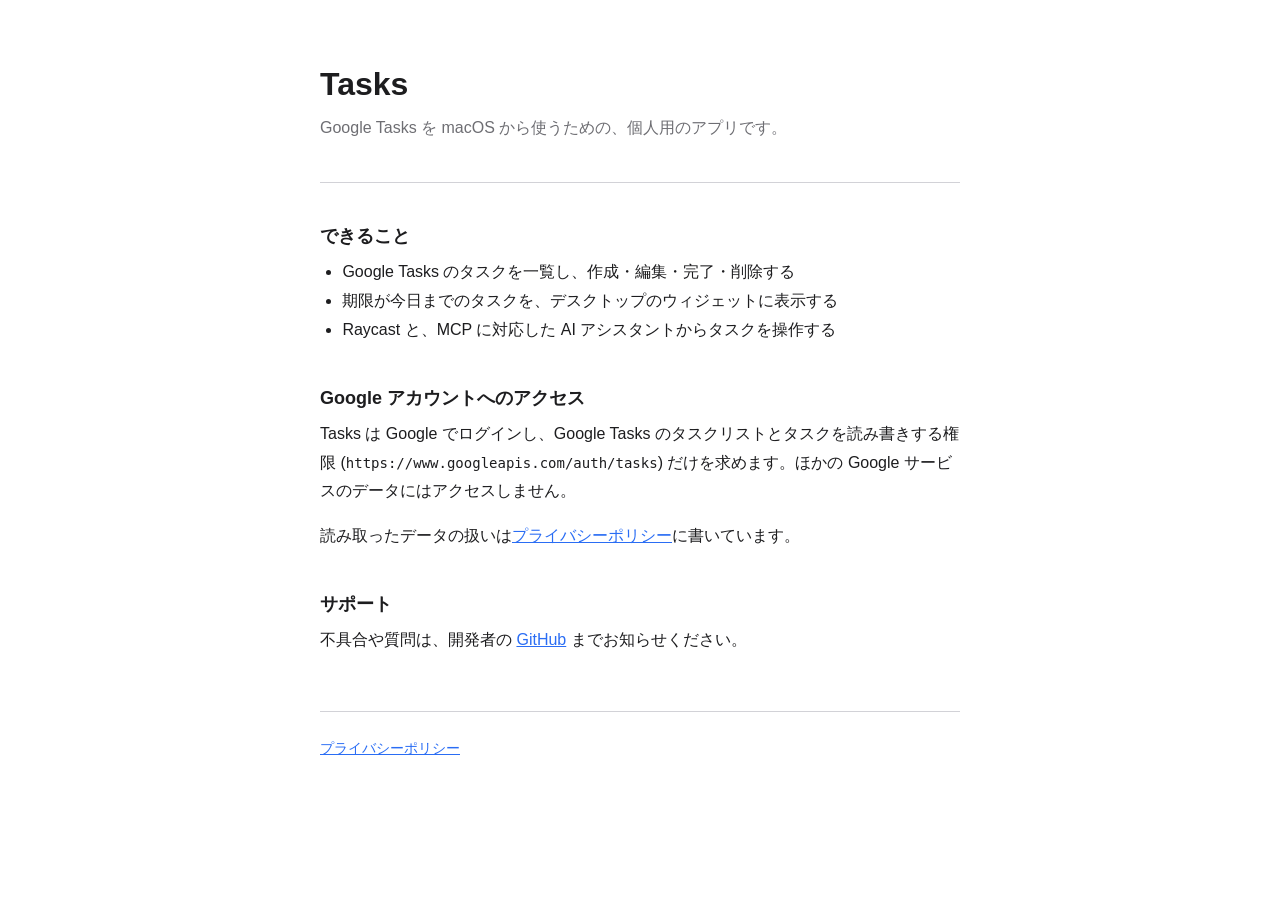
<file: tasks/index.html>
<!doctype html>
<html lang="ja">
<head>
<meta charset="utf-8">
<meta name="viewport" content="width=device-width, initial-scale=1">
<title>Tasks</title>
<link rel="stylesheet" href="style.css">
</head>
<body>
<main>
<header>
<h1>Tasks</h1>
<p class="lead">Google Tasks を macOS から使うための、個人用のアプリです。</p>
</header>

<h2>できること</h2>
<ul>
<li>Google Tasks のタスクを一覧し、作成・編集・完了・削除する</li>
<li>期限が今日までのタスクを、デスクトップのウィジェットに表示する</li>
<li>Raycast と、MCP に対応した AI アシスタントからタスクを操作する</li>
</ul>

<h2>Google アカウントへのアクセス</h2>
<p>Tasks は Google でログインし、Google Tasks のタスクリストとタスクを読み書きする権限 (<code>https://www.googleapis.com/auth/tasks</code>) だけを求めます。ほかの Google サービスのデータにはアクセスしません。</p>
<p>読み取ったデータの扱いは<a href="privacy.html">プライバシーポリシー</a>に書いています。</p>

<h2>サポート</h2>
<p>不具合や質問は、開発者の <a href="https://github.com/yusaka39">GitHub</a> までお知らせください。</p>

<footer>
<p><a href="privacy.html">プライバシーポリシー</a></p>
</footer>
</main>
</body>
</html>
</file>
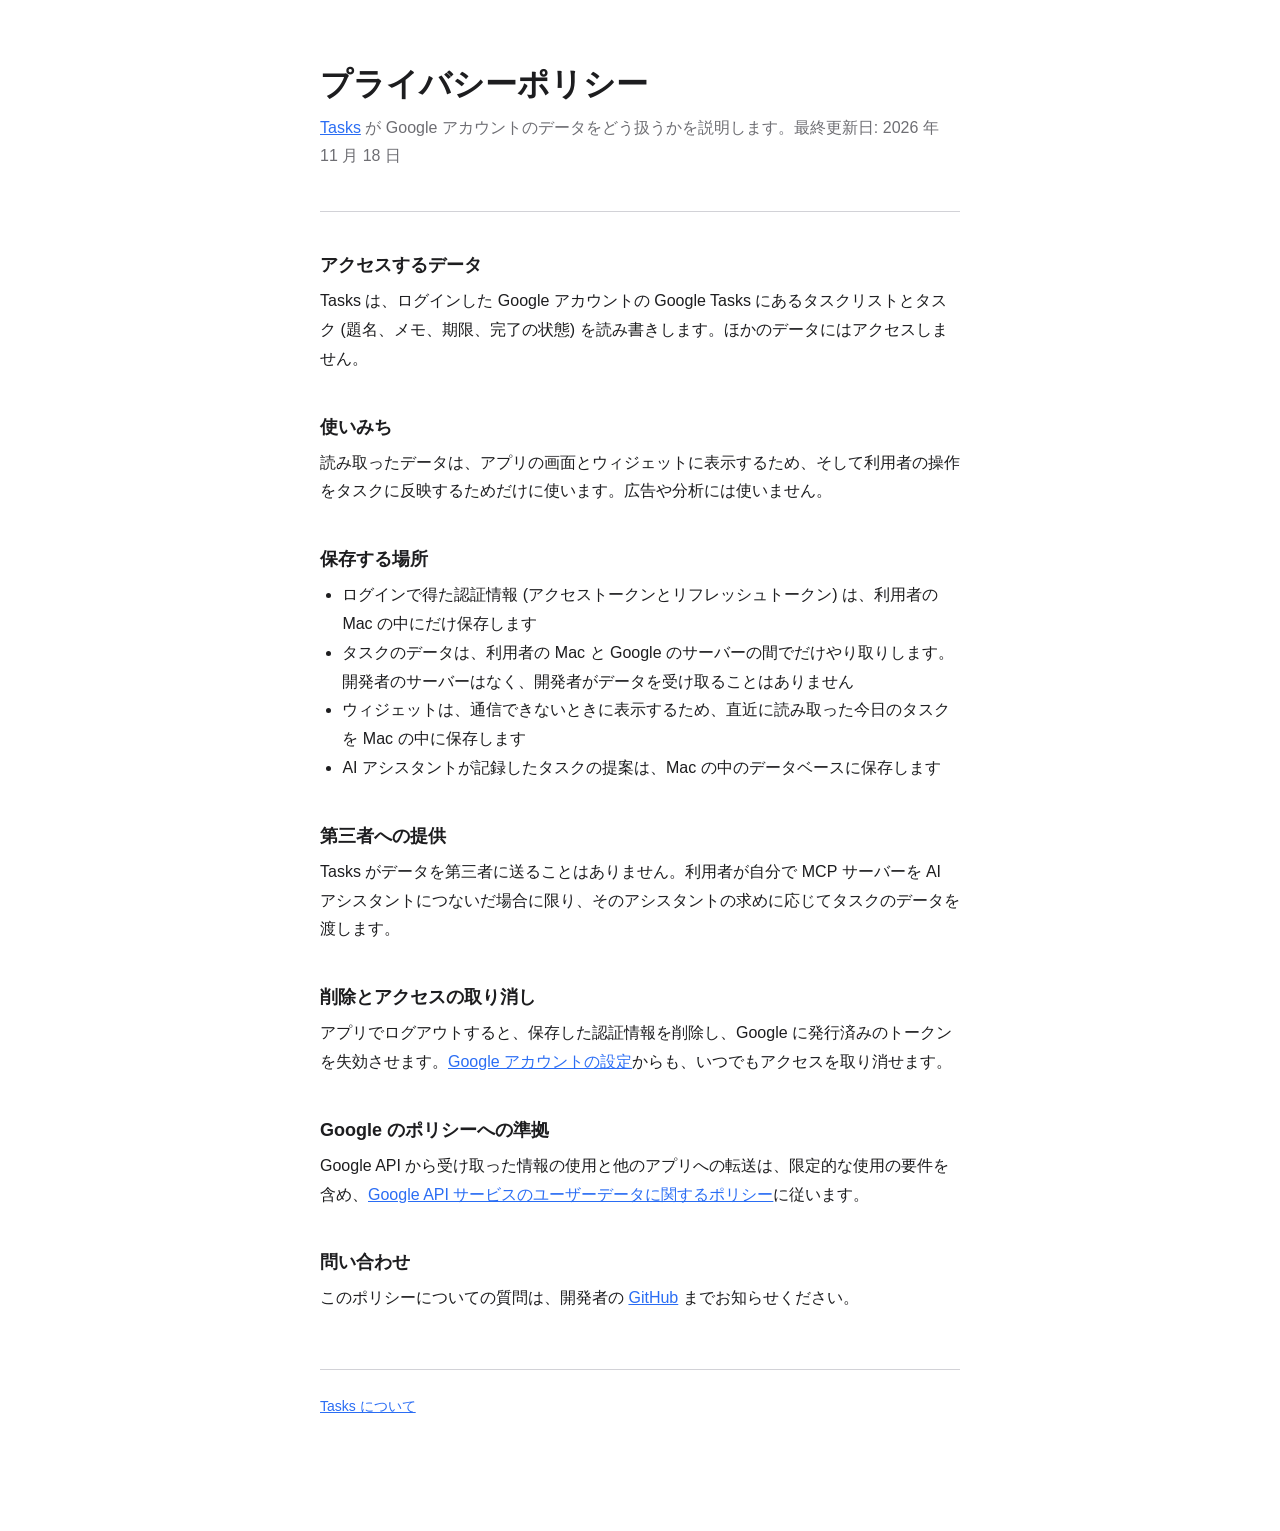
<file: tasks/privacy.html>
<!doctype html>
<html lang="ja">
<head>
<meta charset="utf-8">
<meta name="viewport" content="width=device-width, initial-scale=1">
<title>プライバシーポリシー | Tasks</title>
<link rel="stylesheet" href="style.css">
</head>
<body>
<main>
<header>
<h1>プライバシーポリシー</h1>
<p class="lead"><a href="./">Tasks</a> が Google アカウントのデータをどう扱うかを説明します。最終更新日: 2026 年 11 月 18 日</p>
</header>

<h2>アクセスするデータ</h2>
<p>Tasks は、ログインした Google アカウントの Google Tasks にあるタスクリストとタスク (題名、メモ、期限、完了の状態) を読み書きします。ほかのデータにはアクセスしません。</p>

<h2>使いみち</h2>
<p>読み取ったデータは、アプリの画面とウィジェットに表示するため、そして利用者の操作をタスクに反映するためだけに使います。広告や分析には使いません。</p>

<h2>保存する場所</h2>
<ul>
<li>ログインで得た認証情報 (アクセストークンとリフレッシュトークン) は、利用者の Mac の中にだけ保存します</li>
<li>タスクのデータは、利用者の Mac と Google のサーバーの間でだけやり取りします。開発者のサーバーはなく、開発者がデータを受け取ることはありません</li>
<li>ウィジェットは、通信できないときに表示するため、直近に読み取った今日のタスクを Mac の中に保存します</li>
<li>AI アシスタントが記録したタスクの提案は、Mac の中のデータベースに保存します</li>
</ul>

<h2>第三者への提供</h2>
<p>Tasks がデータを第三者に送ることはありません。利用者が自分で MCP サーバーを AI アシスタントにつないだ場合に限り、そのアシスタントの求めに応じてタスクのデータを渡します。</p>

<h2>削除とアクセスの取り消し</h2>
<p>アプリでログアウトすると、保存した認証情報を削除し、Google に発行済みのトークンを失効させます。<a href="https://myaccount.google.com/connections">Google アカウントの設定</a>からも、いつでもアクセスを取り消せます。</p>

<h2>Google のポリシーへの準拠</h2>
<p>Google API から受け取った情報の使用と他のアプリへの転送は、限定的な使用の要件を含め、<a href="https://developers.google.com/terms/api-services-user-data-policy">Google API サービスのユーザーデータに関するポリシー</a>に従います。</p>

<h2>問い合わせ</h2>
<p>このポリシーについての質問は、開発者の <a href="https://github.com/yusaka39">GitHub</a> までお知らせください。</p>

<footer>
<p><a href="./">Tasks について</a></p>
</footer>
</main>
</body>
</html>
</file>
<file: tasks/style.css>
:root {
  color-scheme: light dark;
  --text: #1d1d1f;
  --muted: #6e6e73;
  --rule: #d2d2d7;
  --accent: #2a6df4;
  --background: #ffffff;
}

@media (prefers-color-scheme: dark) {
  :root {
    --text: #f5f5f7;
    --muted: #a1a1a6;
    --rule: #424245;
    --accent: #6ea0ff;
    --background: #1c1c1e;
  }
}

body {
  margin: 0;
  padding: 64px 24px 96px;
  background: var(--background);
  color: var(--text);
  font: 16px/1.8 -apple-system, BlinkMacSystemFont, "Hiragino Sans", "Noto Sans JP", sans-serif;
}

main {
  max-width: 640px;
  margin: 0 auto;
}

header {
  padding-bottom: 24px;
  margin-bottom: 40px;
  border-bottom: 1px solid var(--rule);
}

h1 {
  margin: 0 0 8px;
  font-size: 32px;
  line-height: 1.3;
}

h2 {
  margin: 40px 0 8px;
  font-size: 18px;
  line-height: 1.5;
}

p,
ul {
  margin: 0 0 16px;
}

ul {
  padding-left: 1.4em;
}

.lead,
footer {
  color: var(--muted);
}

footer {
  margin-top: 56px;
  padding-top: 24px;
  border-top: 1px solid var(--rule);
  font-size: 14px;
}

a {
  color: var(--accent);
}

code {
  font: 14px/1.6 ui-monospace, SFMono-Regular, Menlo, monospace;
}
</file>
